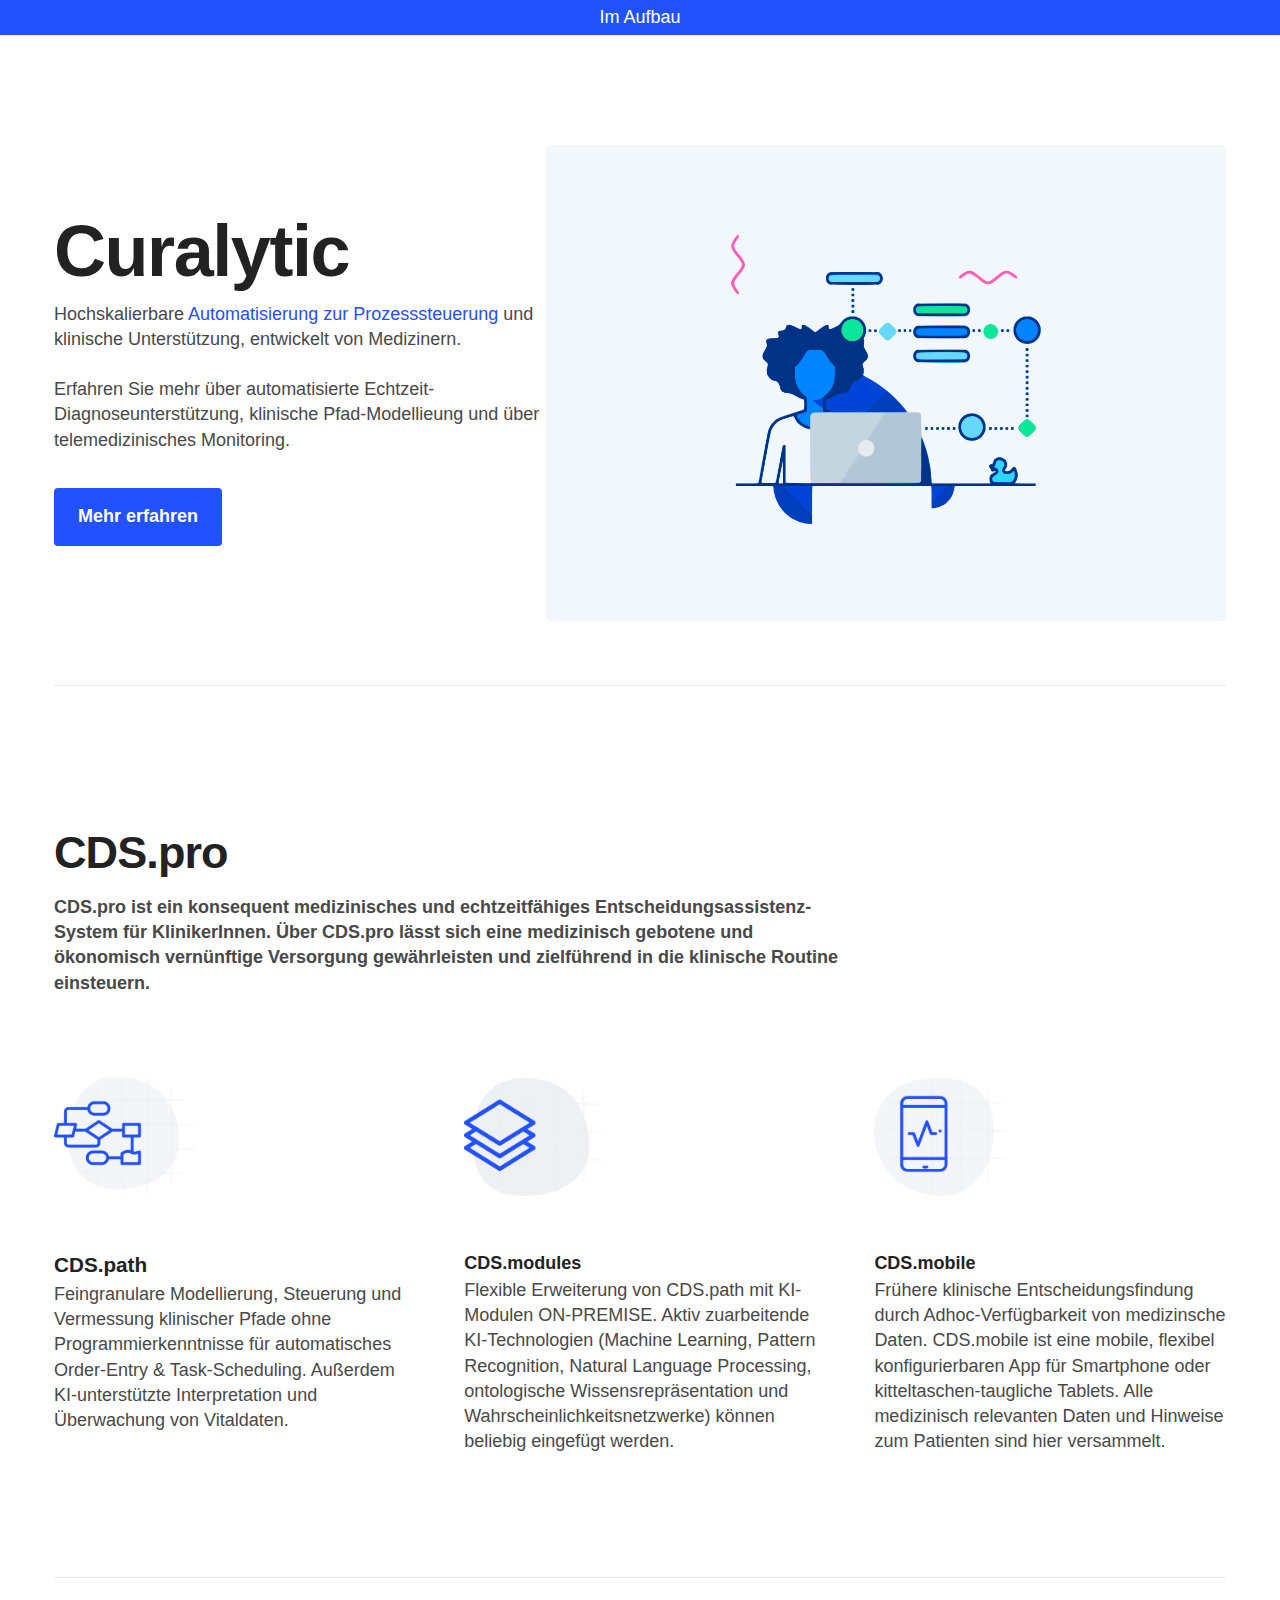
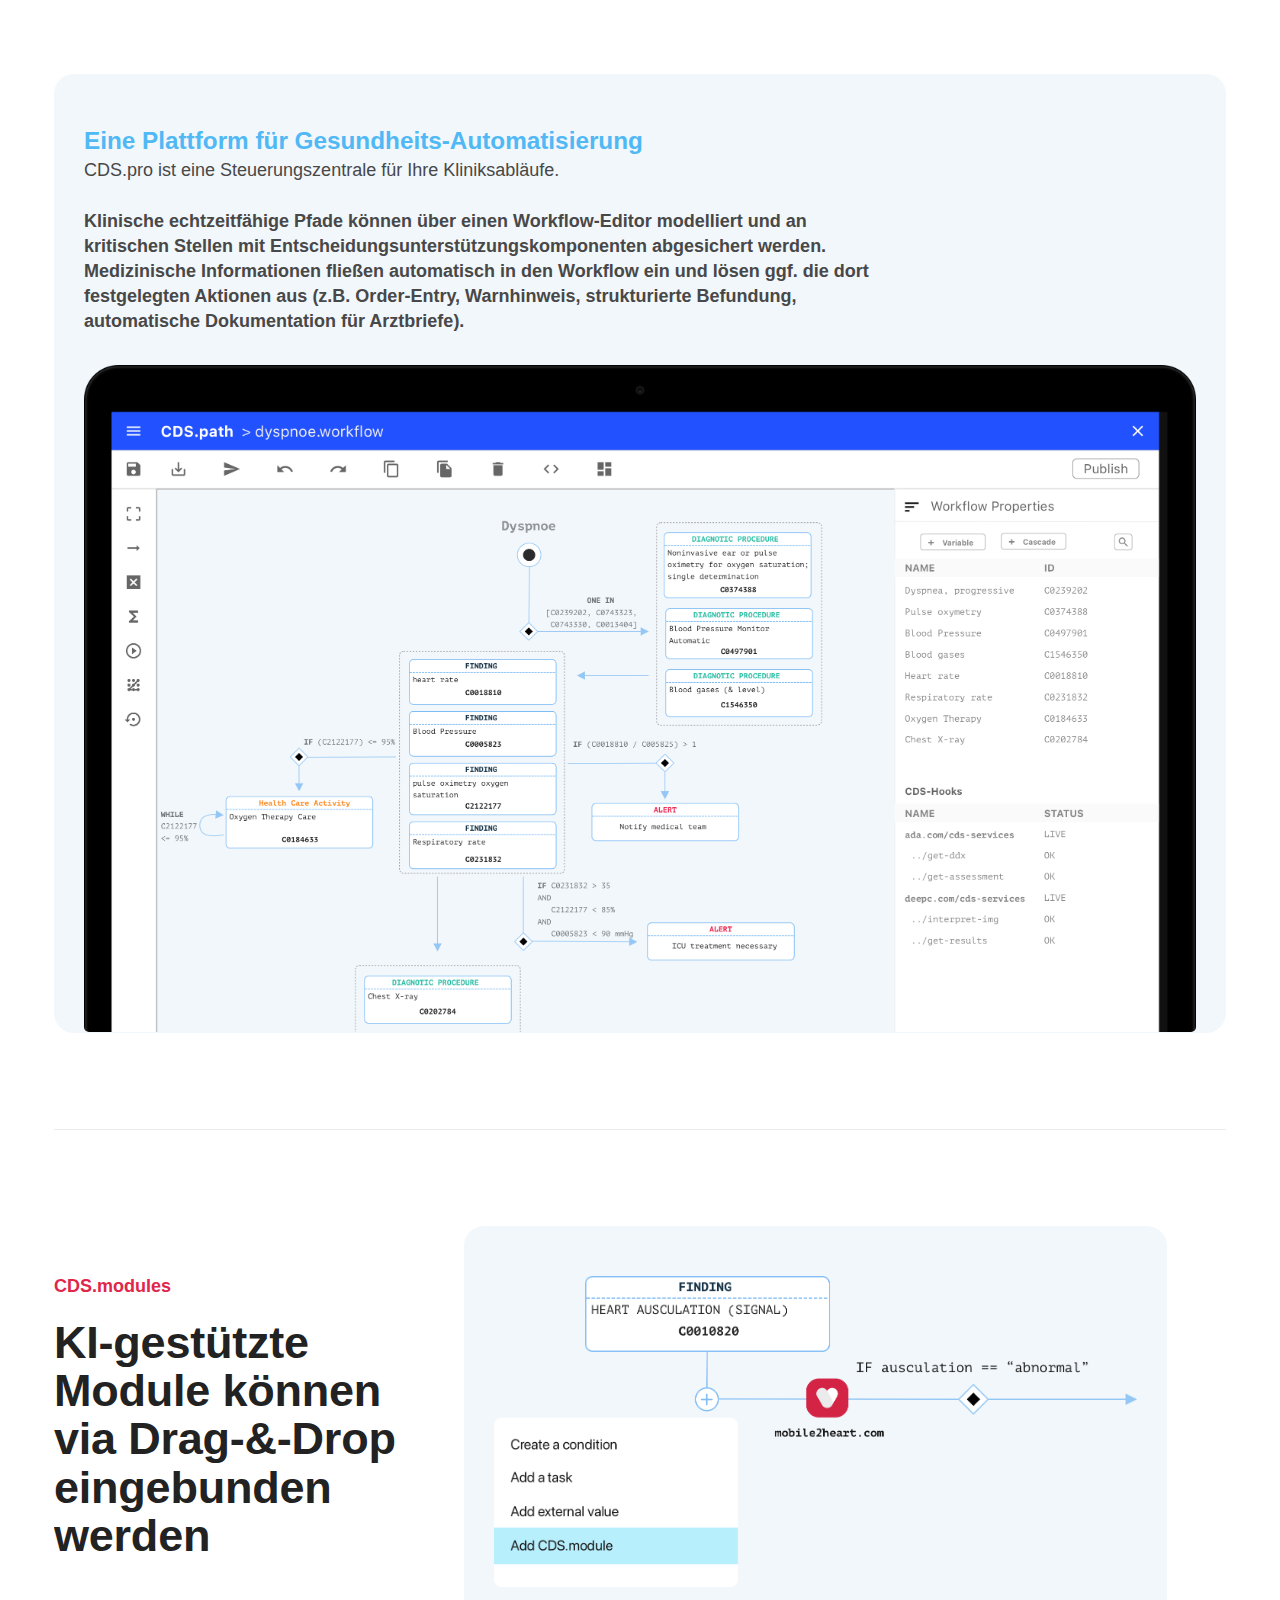
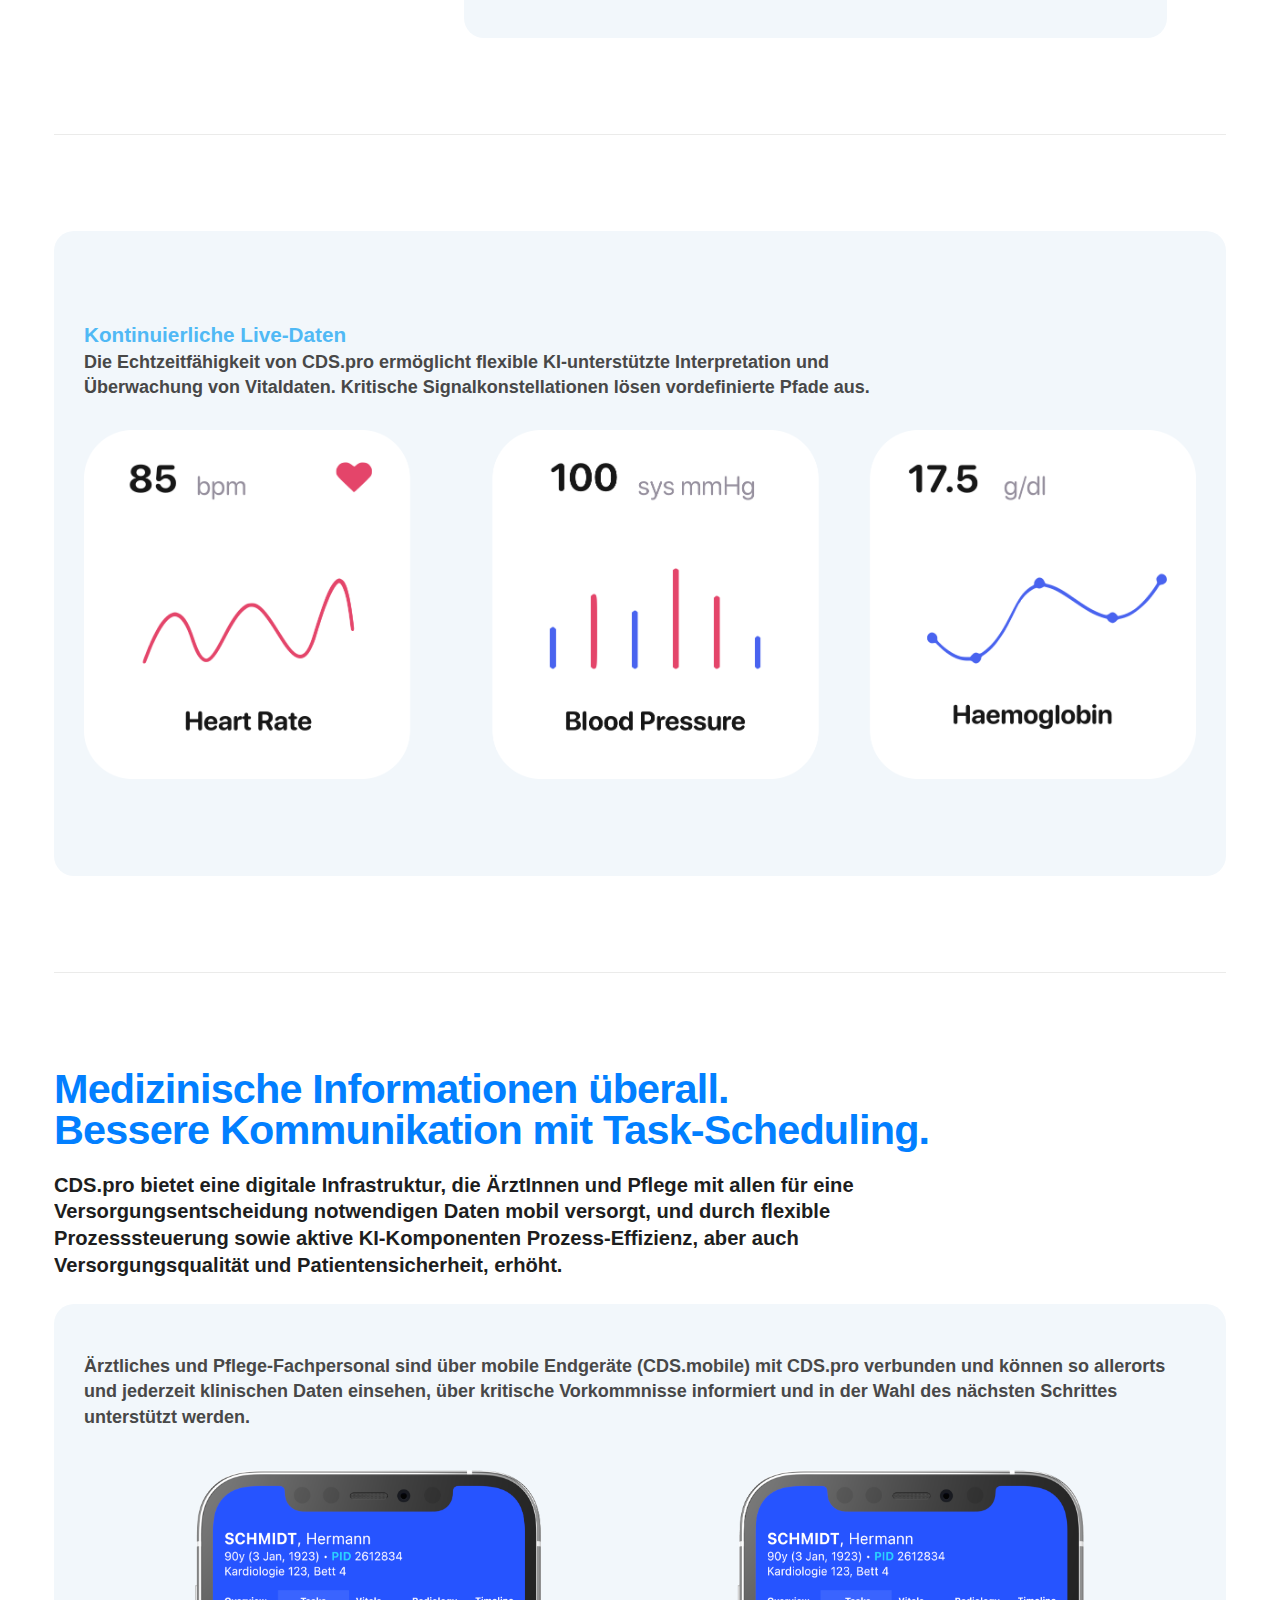
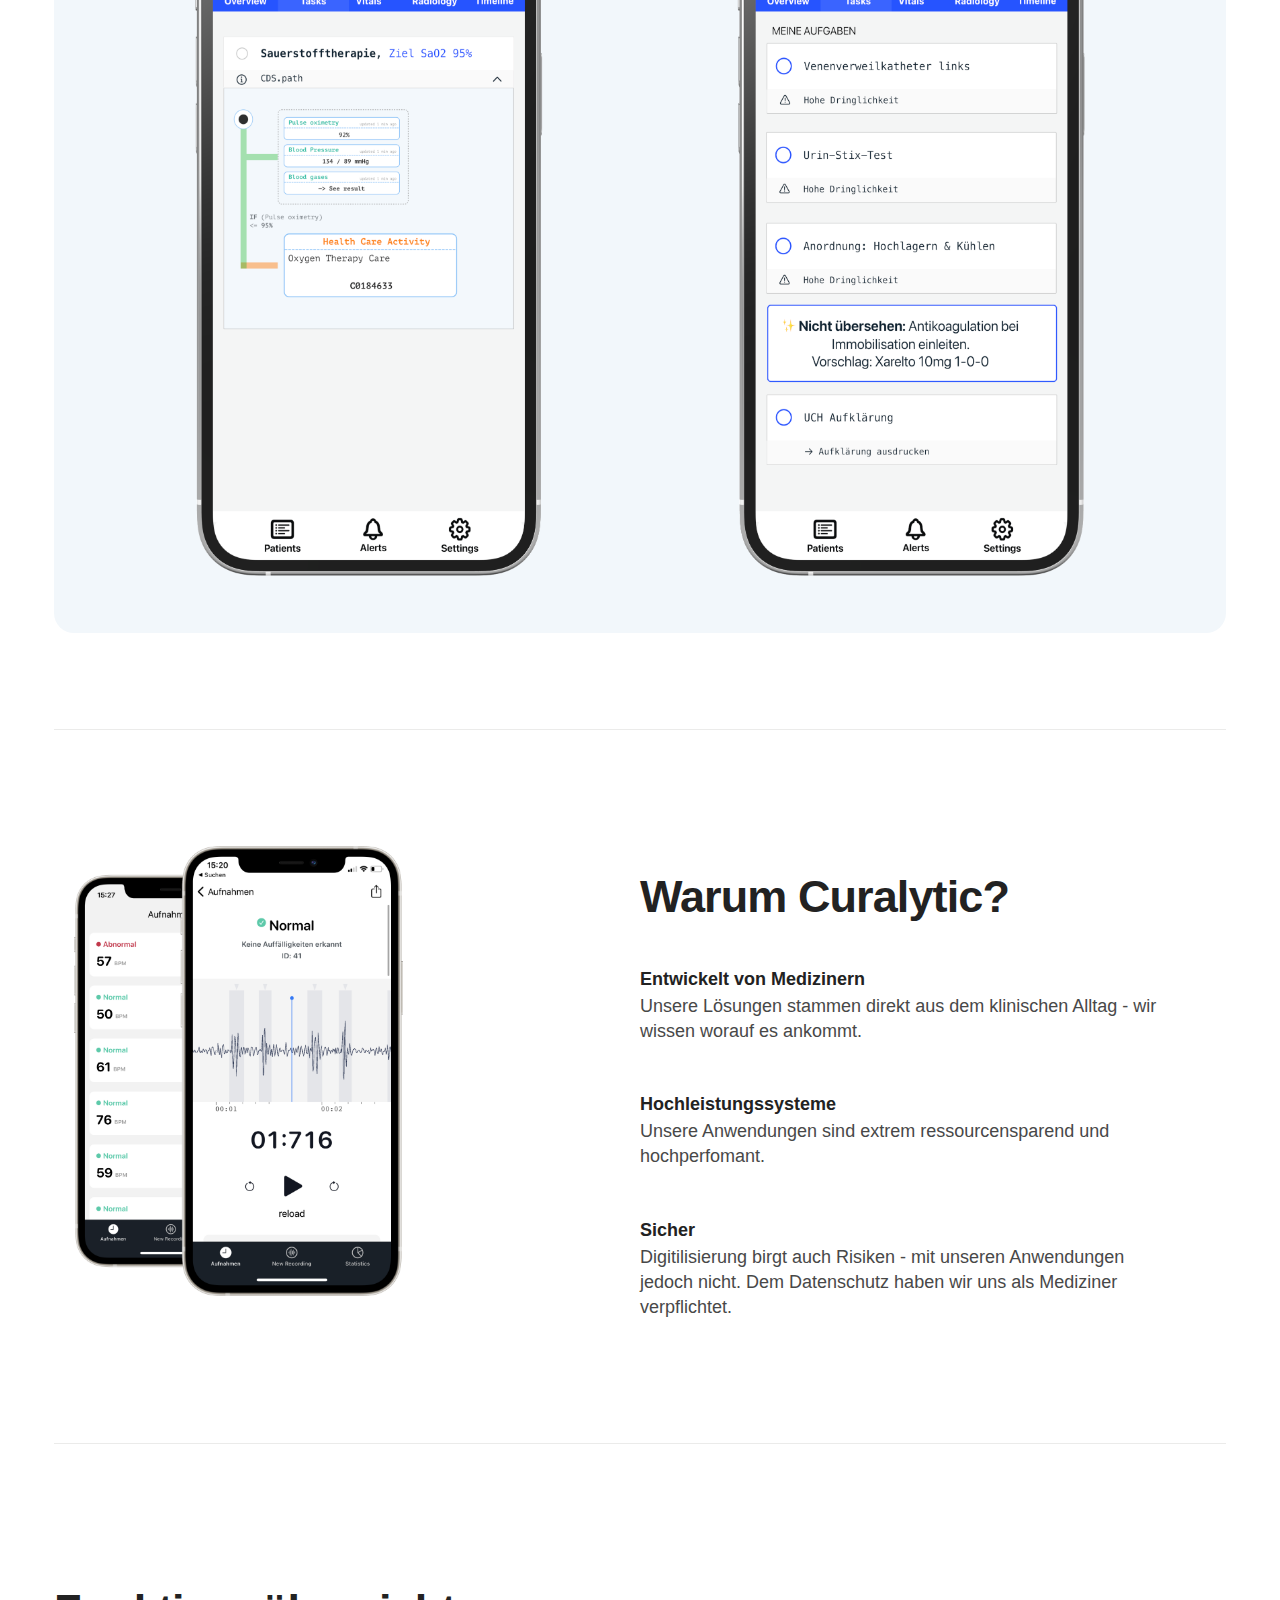
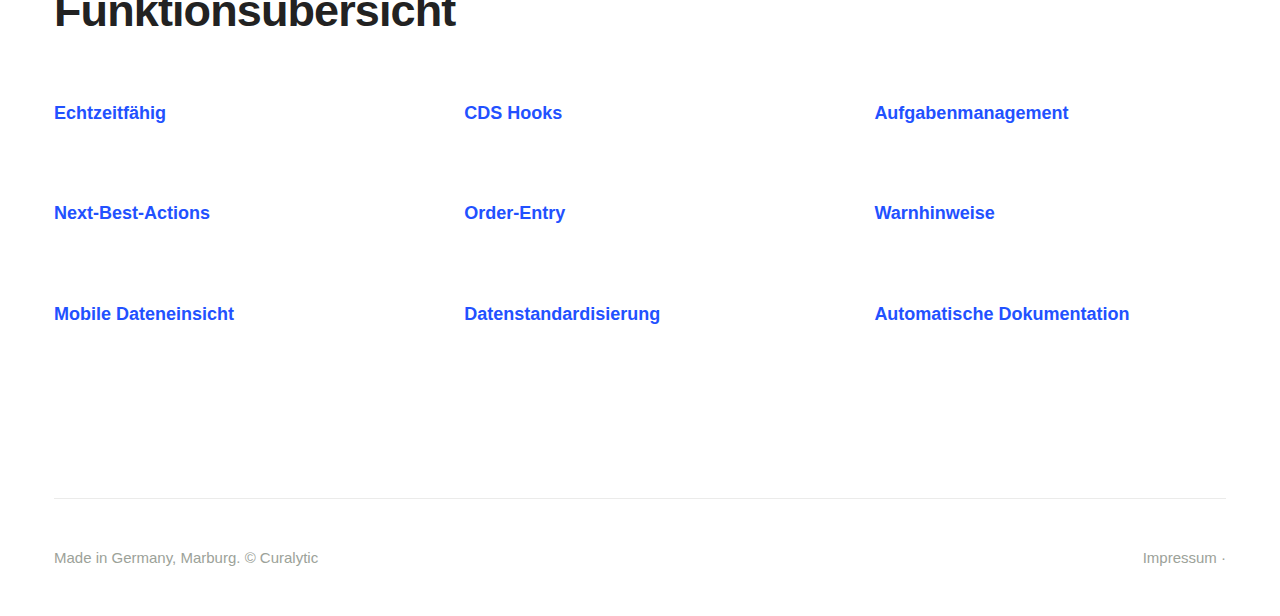
<file: index.html>
<!DOCTYPE html>
<html class="no-js" lang="de">
  <head>
    <meta charset="utf-8">
    <meta http-equiv="X-UA-Compatible" content="IE=edge,chrome=1">
    <title>Curalytic</title>
    <meta name="description" content="Curalytic - Künstliche Intelligenz in der Medizin">
    <meta name="viewport" content="width=device-width">
    <link href="static/images/favicon.ico" rel="shortcut icon">
    <link rel="stylesheet" href="main.css">
    <meta property="og:site_name" content="Curalytic">
    <meta property="og:type" content="article">
    <meta property="og:title" content="Curalytic">
    <meta property="og:url" content="http://curalytic.de">
    <meta property="og:description" content="Curalytic - Künstliche Intelligenz in der Medizin">
  </head>

  <body style="background-color: #ffffff;">

    <div 
      style="background-color: #2252fe; width: 100%; text-align: center; color: #ffffff; padding-bottom: 5px; padding-top: 5px;">
      Im Aufbau
    </div>

    <article id="wrapper">
      <header>
          <figure id="clinicalText">
            <div style="margin: 0 auto; text-align: center; padding: 90px 30px 90px 30px;">
              <img src="assets/img/LOGIC_ANIMATION.png" width="50%" height="50%"/>
            </div>
          </figure>
          <div id="content">
            <h1>Curalytic</h1>
            <p>Hochskalierbare <span style="color: #2251FF">Automatisierung zur Prozesssteuerung</span> und klinische Unterstützung, entwickelt von Medizinern.
            <br/><br/>
            Erfahren Sie mehr über automatisierte Echtzeit-Diagnoseunterstützung, klinische Pfad-Modellieung und über telemedizinisches Monitoring.</p>
            <p><a href="#get-started" class="btn" style="margin-right:24px;">Mehr erfahren</a></p>
          </div>
      </header>

      <section id="get-started">
        <h2 style="margin-bottom: 20px;">CDS.pro</h2>
        <div style="margin-bottom: 80px;font-weight: 600; max-width: 800px;">
          <p>CDS.pro ist ein konsequent medizinisches und echtzeitfähiges Entscheidungsassistenz-System für KlinikerInnen. Über CDS.pro lässt sich eine medizinisch gebotene und ökonomisch vernünftige Versorgung gewährleisten und zielführend in die klinische Routine einsteuern.</p>
        </div>
        <div class="col one" id="content">
          <div>
            <img src="assets/img/flow-chart_mono_ICON.png" style="max-height:120px; height: 70%; width: auto;" />
          </div>
          <h3 style="font-size: 1.15em;">CDS.path</h3>
          <p>Feingranulare Modellierung, Steuerung und Vermessung klinischer Pfade ohne Programmierkenntnisse für automatisches Order-Entry & Task-Scheduling. Außerdem KI-unterstützte Interpretation und Überwachung von Vitaldaten.</p>
        </div>

        <div class="col one" id="content">
          <div>
            <img src="assets/img/modules_mono.png" style="max-height:120px; height: 70%; width: auto;" />
          </div>
          <h3>CDS.modules</h3>
          <p>Flexible Erweiterung von CDS.path mit KI-Modulen ON-PREMISE. Aktiv zuarbeitende KI-Technologien (Machine Learning, Pattern Recognition, Natural Language Processing, ontologische Wissensrepräsentation und Wahrscheinlichkeitsnetzwerke) können beliebig eingefügt werden.</p>
        </div>

        <div class="col one" id="content">
          <div>
            <img src="assets/img/smartphone_mono.png" style="max-height:120px; height: 70%; width: auto;" />
          </div>
          <h3>CDS.mobile</h3>
          <p>Frühere klinische Entscheidungsfindung durch Adhoc-Verfügbarkeit von medizinsche Daten. CDS.mobile ist eine mobile, flexibel konfigurierbaren App für Smartphone oder kitteltaschen-taugliche Tablets. Alle medizinisch relevanten Daten und Hinweise zum Patienten sind hier versammelt.</p>
        </div>

      </section>

      <section>
        <div style="background-color: #F2F7FB; border-radius: 20px; padding: 50px 30px 0px 30px;">
          <h3 style="color: #50B9F5; font-size: 1.35em; margin: 0; padding-bottom: 0px">
            Eine Plattform für Gesundheits-Automatisierung
          </h3>
          <p>CDS.pro ist eine Steuerungszentrale für Ihre Kliniksabläufe.</p>
          <br />
          <p style="margin-bottom: 30px; max-width: 800px; font-weight: 600;">
            Klinische echtzeitfähige Pfade können über einen Workflow-Editor modelliert und an kritischen Stellen mit Entscheidungsunterstützungskomponenten abgesichert werden. Medizinische Informationen fließen automatisch in den Workflow ein und lösen ggf. die dort festgelegten Aktionen aus (z.B. Order-Entry, Warnhinweis, strukturierte Befundung, automatische Dokumentation für Arztbriefe).
          </p>
          <img src="assets/img/WORKFLOW_MACBOOK.png" width="100%" height="100%" style="margin-bottom: -6px;" />
        </div>
      </section>
  
     
      <section>
        <div class="col one">
          <h3 style="color:#E1264B; margin-bottom: 20px;">CDS.modules</h3>
          <h2 style="line-height: 1.07143;font-weight: 600;letter-spacing: -.005em; margin:0">
            KI-gestützte Module können via Drag-&-Drop eingebunden werden
          </h2>
        </div>
        <div class="col two" style="background-color: #F2F7FB; border-radius: 20px; padding: 50px 30px 50px 30px;">
          <img src="assets/img/CDS.modules_demo.png" width="100%" height="100%" style="margin-bottom: -6px;" />
        </div>
      </section>
  
      <section>
        <div style="background-color: #F2F7FB; border-radius: 20px; padding: 90px 30px 90px 30px;">
          <h3 style="color: #50B9F5; font-size: 1.15em; margin: 0;">Kontinuierliche Live-Daten</h3>
          <p style="margin-bottom: 30px; max-width: 800px; font-weight: 600;">
            Die Echtzeitfähigkeit von CDS.pro ermöglicht flexible KI-unterstützte Interpretation und Überwachung von Vitaldaten. Kritische Signalkonstellationen lösen vordefinierte Pfade aus.
          </p>
          <div>
            <img src="assets/img/LIVE_DATA.png"/>
          </div>
        </div>
      </section>

      <section>
        <div>
          <h2 style="font-size: 2.3em; color: #027fff; max-width: 900px; margin: 0;">
            Medizinische Informationen überall.
          </h2>
          <h2 style="font-size: 2.3em; color: #027fff; max-width: 900px; margin: 0; padding-bottom: 20px;">Bessere Kommunikation mit Task-Scheduling.</h2>
          <p style="font-weight: 600;  max-width: 800px; font-size: 1.12em; line-height: 1.33341; color:#1d1e20">
            CDS.pro bietet eine digitale Infrastruktur, die ÄrztInnen und Pflege mit allen für eine Versorgungsentscheidung notwendigen Daten mobil versorgt, und durch flexible Prozesssteuerung sowie aktive KI-Komponenten Prozess-Effizienz, aber auch Versorgungsqualität und Patientensicherheit, erhöht.
          </p>
          <br />
          <div style="background-color: #F2F7FB; border-radius: 20px; padding: 50px 30px 50px 30px;">
            <p style="font-weight: 600; padding-bottom: 40px">
              Ärztliches und Pflege-Fachpersonal sind über mobile Endgeräte (CDS.mobile) mit CDS.pro verbunden und können so allerorts und jederzeit klinischen Daten einsehen, über kritische Vorkommnisse informiert und in der Wahl des nächsten Schrittes unterstützt werden.
            </p>
            <div style="margin: 0 auto; text-align: center;">
              <img src="assets/img/NBA_TASKS.png" width="80%" height="80%" />
            </div>
            
          </div>
        </div>
      </section>


      <section>
        <div class="col">
          <div style="margin: 0 auto; padding: 20px">
            <img src="assets/img/m2h_white.png" style="max-height:450px; height: 70%; width: auto;"/>
          </div>
        </div>
        <div class="col" id="content">
          <h2>Warum Curalytic?</h2>
          <h3>Entwickelt von Medizinern</h3>
          <p>Unsere Lösungen stammen direkt aus dem klinischen Alltag - wir wissen worauf es ankommt.</p>

          <h3>Hochleistungssysteme</h3>
          <p>Unsere Anwendungen sind extrem ressourcensparend und hochperfomant.</p>

          <h3>Sicher</h3>
          <p>Digitilisierung birgt auch Risiken - mit unseren Anwendungen jedoch nicht. Dem Datenschutz haben wir uns als Mediziner verpflichtet.</p>

        </div>
      </section>

      <section id="get-started">
        <h2 style="margin-bottom: 20px;">Funktionsübersicht</h2>
        <div>
          <div class="col one" id="content">
            <h3 style="color: #2251FF">Echtzeitfähig</h3>
            <p></p>
          </div>

          <div class="col one" id="content">
            <h3 style="color: #2251FF">CDS Hooks</h3>
            <p></p>
          </div>

          <div class="col one" id="content">
            <h3 style="color: #2251FF">Aufgabenmanagement</h3>
            <p></p>
          </div>
        </div>
        <div>
          <div class="col one" id="content">
            <h3 style="color: #2251FF">Next-Best-Actions</h3>
            <p></p>
          </div>

          <div class="col one" id="content">
            
            <h3 style="color: #2251FF">Order-Entry</h3>
            <p></p>
          </div>

          <div class="col one" id="content">
            <h3 style="color: #2251FF">Warnhinweise</h3>
            <p></p>
          </div>
        </div>
        <div>
          <div class="col one" id="content">
            <h3 style="color: #2251FF">Mobile Dateneinsicht</h3>
            <p></p>
          </div>

          <div class="col one" id="content">
            
            <h3 style="color: #2251FF">Datenstandardisierung</h3>
            <p></p>
          </div>

          <div class="col one" id="content">
            <h3 style="color: #2251FF">Automatische Dokumentation</h3>
            <p></p>
          </div>
        </div>
      </section>

      
      <footer>
        <span>Made in Germany, Marburg. &copy; Curalytic </span>
        <nav>
          <a href="http://curalytic.de/impressum">Impressum</a> &middot;
        </nav>
      </footer>
    </article>
  </body>
</html>
</file>
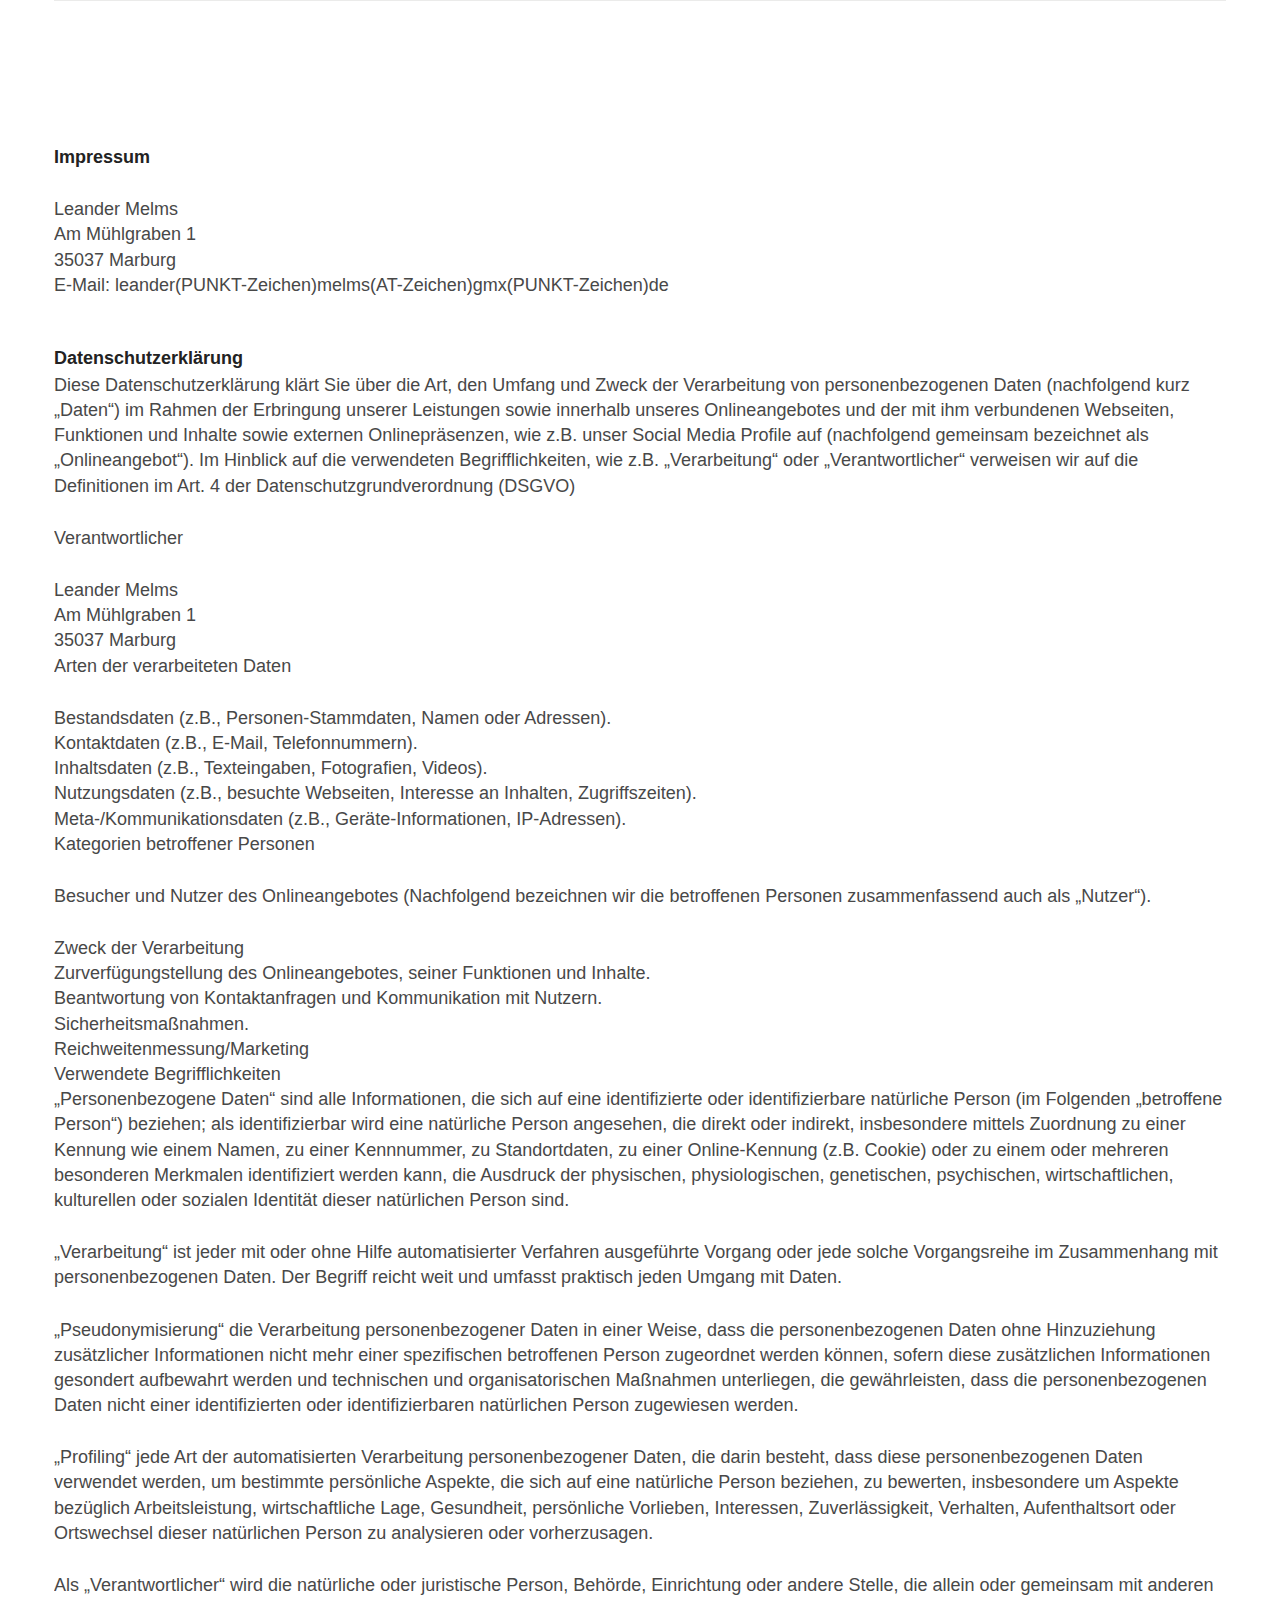
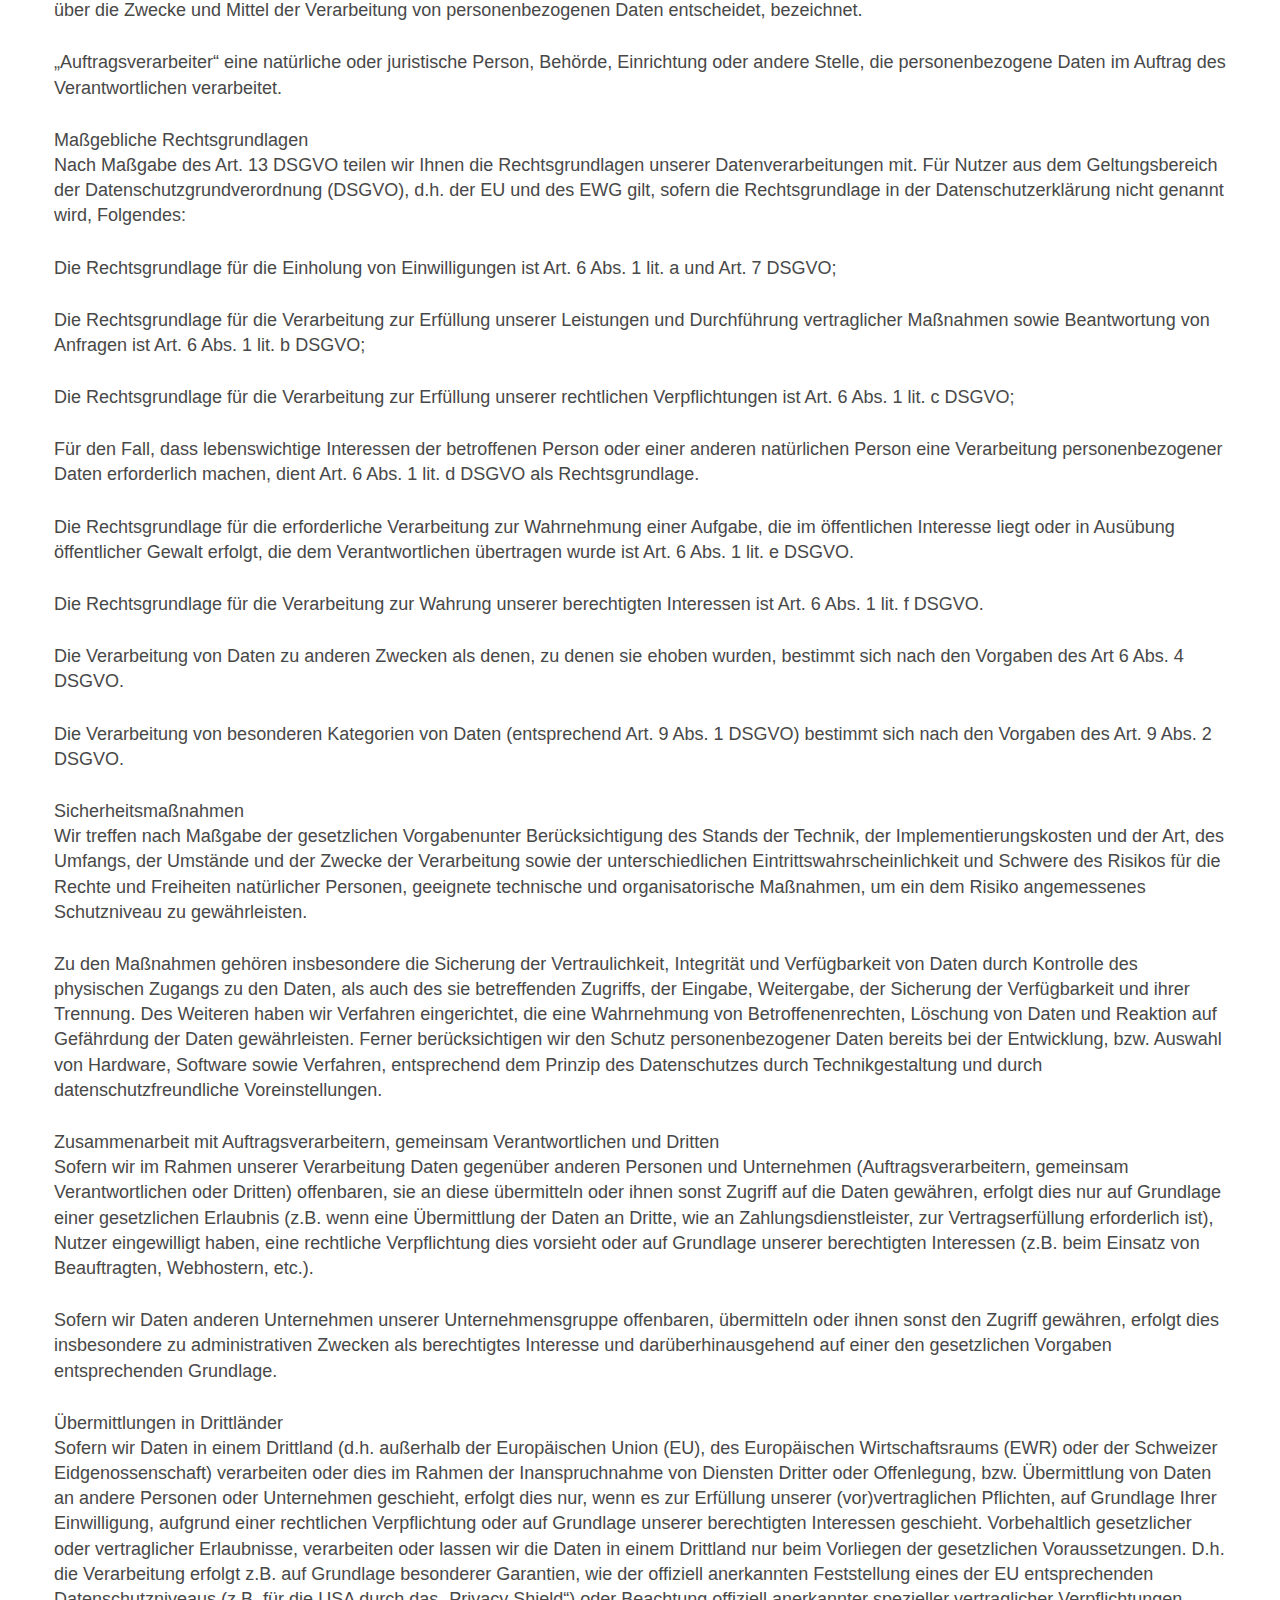
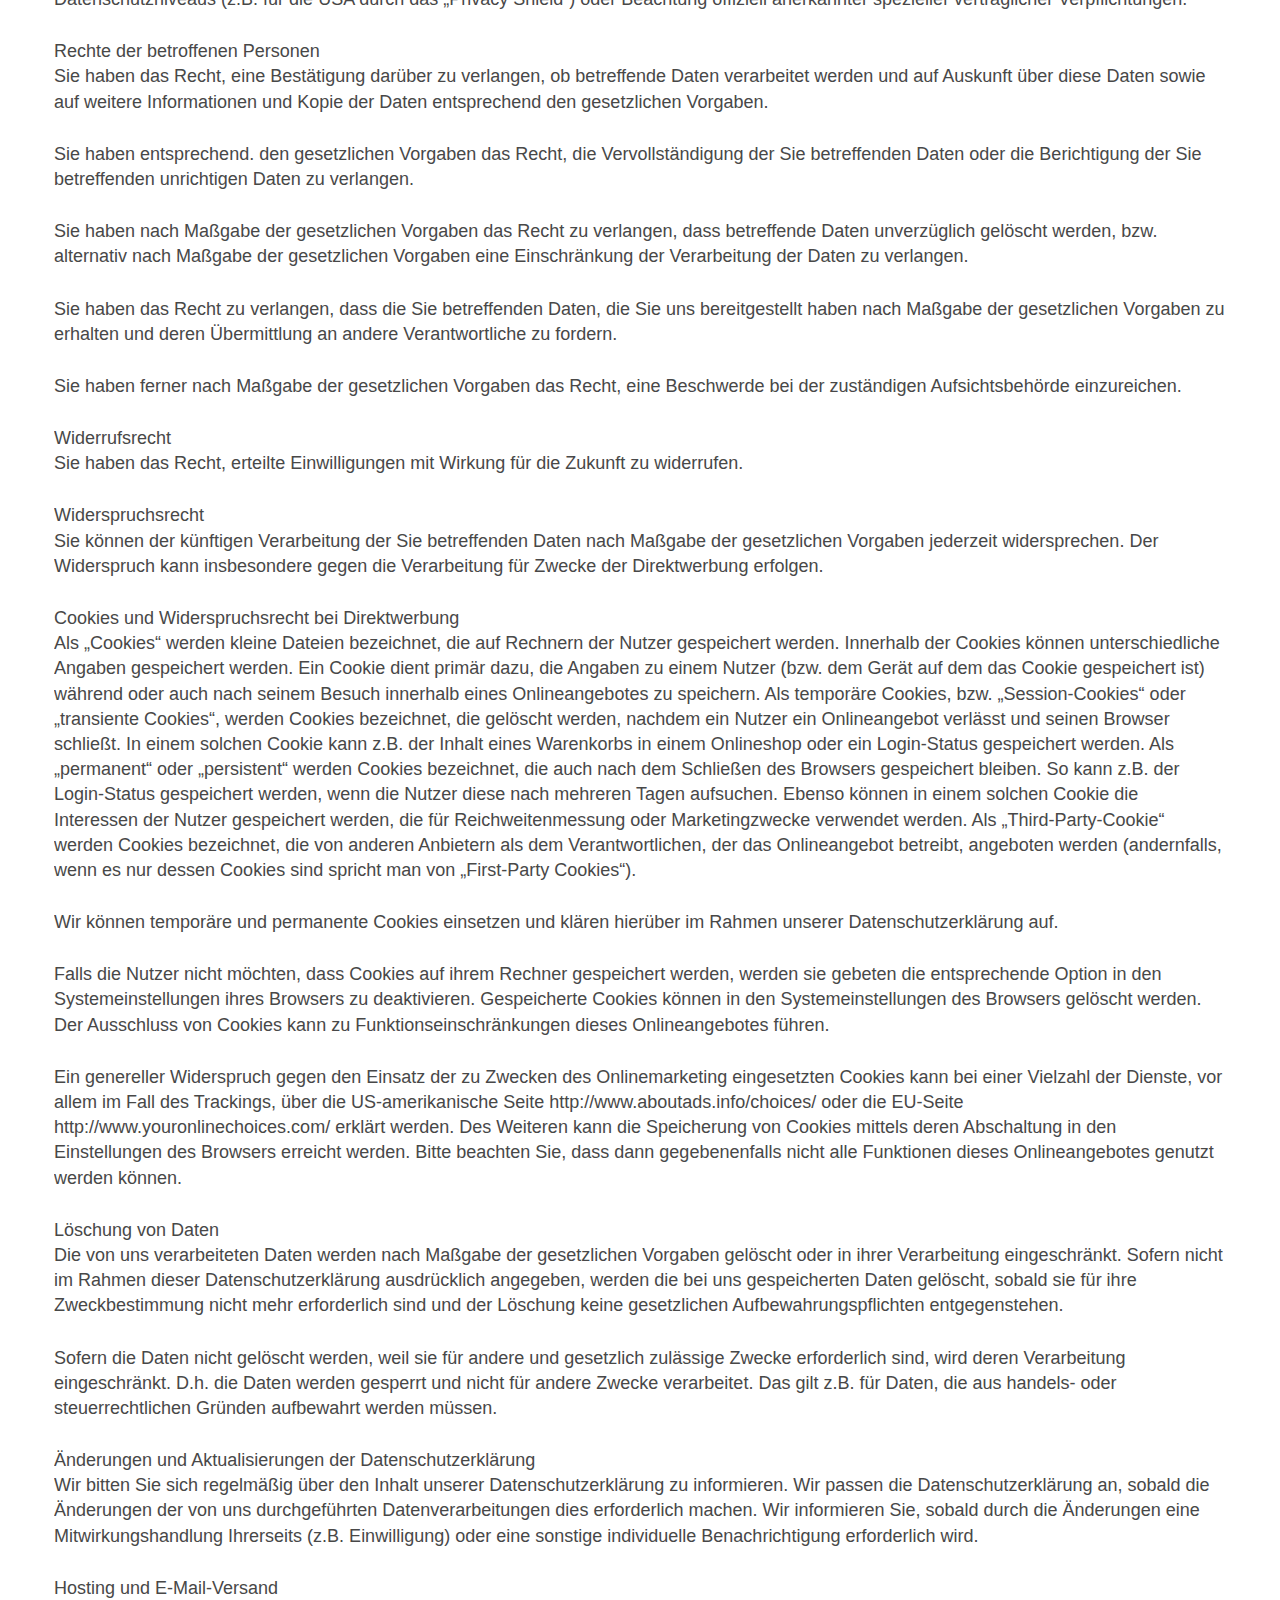
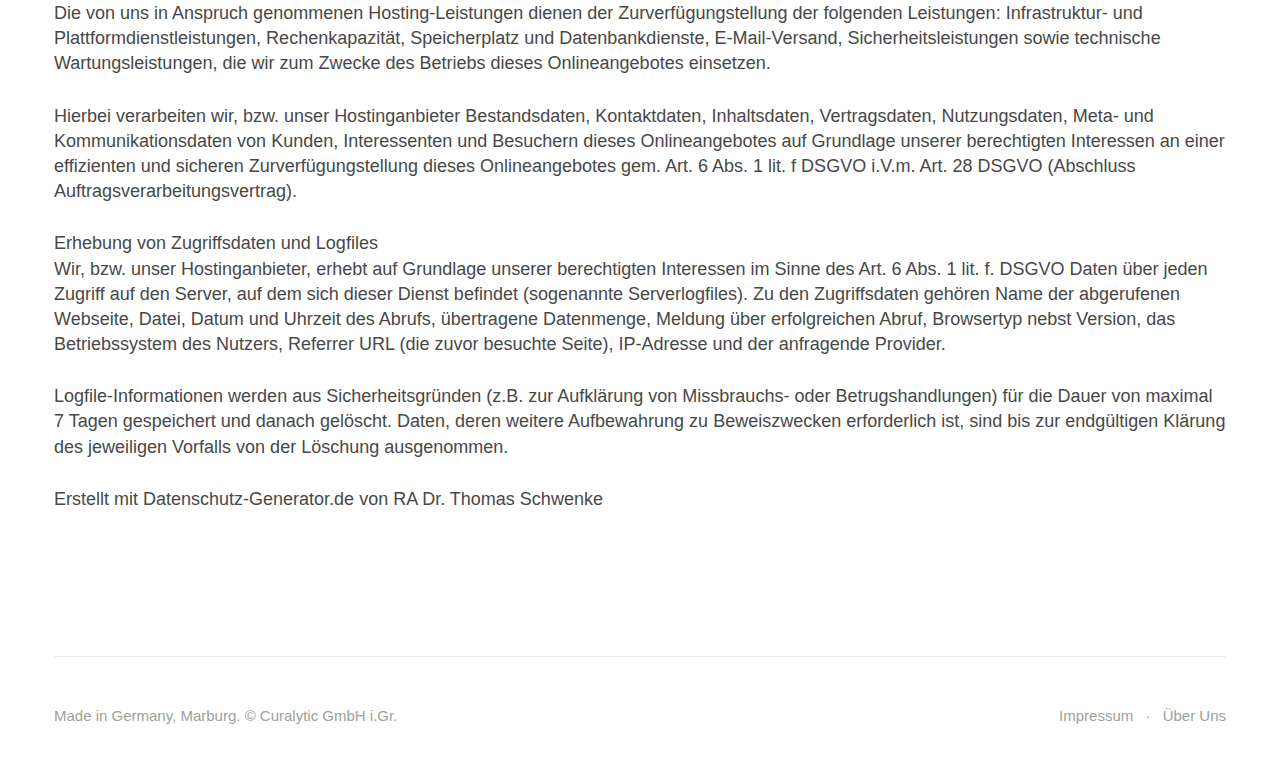
<file: impressum.html>
<!DOCTYPE html>
<html class="no-js" lang="de">
  <head>
    <meta charset="utf-8">
    <meta http-equiv="X-UA-Compatible" content="IE=edge,chrome=1">
    <title>Curalytic</title>
    <meta name="description" content="Curalytic - Künstliche Intelligenz in der Medizin">
    <meta name="viewport" content="width=device-width">
    <link href="static/images/favicon.ico" rel="shortcut icon">
    <link rel="stylesheet" href="main.css">
    <meta property="og:site_name" content="Curalytic">
    <meta property="og:type" content="article">
    <meta property="og:title" content="Curalytic">
    <meta property="og:url" content="http://curalytic.de">
    <meta property="og:description" content="Curalytic - Künstliche Intelligenz in der Medizin">
  </head>


  <article id="wrapper">
    <section>
      <div id="content">
        <h3>Impressum</h3>
        <p><Curalytic (curalytic.de) ist ein Angebot von der Privatperson</p>
        <ul>
            <li>Leander Melms</li>
            <li>Am Mühlgraben 1</li>
            <li>35037 Marburg</li>
            <li>E-Mail: leander(PUNKT-Zeichen)melms(AT-Zeichen)gmx(PUNKT-Zeichen)de</li>
        </ul>

        <h3>Datenschutzerklärung</h3>
        <p>Diese Datenschutzerklärung klärt Sie über die Art, den Umfang und Zweck der Verarbeitung von personenbezogenen Daten (nachfolgend kurz „Daten“) im Rahmen der Erbringung unserer Leistungen sowie innerhalb unseres Onlineangebotes und der mit ihm verbundenen Webseiten, Funktionen und Inhalte sowie externen Onlinepräsenzen, wie z.B. unser Social Media Profile auf (nachfolgend gemeinsam bezeichnet als „Onlineangebot“). Im Hinblick auf die verwendeten Begrifflichkeiten, wie z.B. „Verarbeitung“ oder „Verantwortlicher“ verweisen wir auf die Definitionen im Art. 4 der Datenschutzgrundverordnung (DSGVO)</p>
        <p>Verantwortlicher</p>
        <ul>
            <li>Leander Melms</li>
            <li>Am Mühlgraben 1</li>
            <li>35037 Marburg</li>
        </ul>

        <p>Arten der verarbeiteten Daten</p>
        <ul>
            <li>Bestandsdaten (z.B., Personen-Stammdaten, Namen oder Adressen).</li>
            <li>Kontaktdaten (z.B., E-Mail, Telefonnummern).</li>
            <li>Inhaltsdaten (z.B., Texteingaben, Fotografien, Videos).</li>
            <li>Nutzungsdaten (z.B., besuchte Webseiten, Interesse an Inhalten, Zugriffszeiten).</li>
            <li>Meta-/Kommunikationsdaten (z.B., Geräte-Informationen, IP-Adressen).</li>
        </ul>

        <p>Kategorien betroffener Personen</p>
        <p>Besucher und Nutzer des Onlineangebotes (Nachfolgend bezeichnen wir die betroffenen Personen zusammenfassend auch als „Nutzer“).</p>

        <h4>Zweck der Verarbeitung</h4>
        <ul>
            <li>Zurverfügungstellung des Onlineangebotes, seiner Funktionen und Inhalte.</li>
            <li>Beantwortung von Kontaktanfragen und Kommunikation mit Nutzern.</li>
            <li>Sicherheitsmaßnahmen.</li>
            <li>Reichweitenmessung/Marketing</li>
        </ul>

        <h4>Verwendete Begrifflichkeiten</h4>
        <p>„Personenbezogene Daten“ sind alle Informationen, die sich auf eine identifizierte oder identifizierbare natürliche Person (im Folgenden „betroffene Person“) beziehen; als identifizierbar wird eine natürliche Person angesehen, die direkt oder indirekt, insbesondere mittels Zuordnung zu einer Kennung wie einem Namen, zu einer Kennnummer, zu Standortdaten, zu einer Online-Kennung (z.B. Cookie) oder zu einem oder mehreren besonderen Merkmalen identifiziert werden kann, die Ausdruck der physischen, physiologischen, genetischen, psychischen, wirtschaftlichen, kulturellen oder sozialen Identität dieser natürlichen Person sind.</p>

        <p>„Verarbeitung“ ist jeder mit oder ohne Hilfe automatisierter Verfahren ausgeführte Vorgang oder jede solche Vorgangsreihe im Zusammenhang mit personenbezogenen Daten. Der Begriff reicht weit und umfasst praktisch jeden Umgang mit Daten.</p>

        <p>„Pseudonymisierung“ die Verarbeitung personenbezogener Daten in einer Weise, dass die personenbezogenen Daten ohne Hinzuziehung zusätzlicher Informationen nicht mehr einer spezifischen betroffenen Person zugeordnet werden können, sofern diese zusätzlichen Informationen gesondert aufbewahrt werden und technischen und organisatorischen Maßnahmen unterliegen, die gewährleisten, dass die personenbezogenen Daten nicht einer identifizierten oder identifizierbaren natürlichen Person zugewiesen werden.</p>

        <p></p>„Profiling“ jede Art der automatisierten Verarbeitung personenbezogener Daten, die darin besteht, dass diese personenbezogenen Daten verwendet werden, um bestimmte persönliche Aspekte, die sich auf eine natürliche Person beziehen, zu bewerten, insbesondere um Aspekte bezüglich Arbeitsleistung, wirtschaftliche Lage, Gesundheit, persönliche Vorlieben, Interessen, Zuverlässigkeit, Verhalten, Aufenthaltsort oder Ortswechsel dieser natürlichen Person zu analysieren oder vorherzusagen.</p>

        <p>Als „Verantwortlicher“ wird die natürliche oder juristische Person, Behörde, Einrichtung oder andere Stelle, die allein oder gemeinsam mit anderen über die Zwecke und Mittel der Verarbeitung von personenbezogenen Daten entscheidet, bezeichnet.</p>

        <p>„Auftragsverarbeiter“ eine natürliche oder juristische Person, Behörde, Einrichtung oder andere Stelle, die personenbezogene Daten im Auftrag des Verantwortlichen verarbeitet.</p>

        <h4>Maßgebliche Rechtsgrundlagen</h4>
        <p>Nach Maßgabe des Art. 13 DSGVO teilen wir Ihnen die Rechtsgrundlagen unserer Datenverarbeitungen mit. Für Nutzer aus dem Geltungsbereich der Datenschutzgrundverordnung (DSGVO), d.h. der EU und des EWG gilt, sofern die Rechtsgrundlage in der Datenschutzerklärung nicht genannt wird, Folgendes:</p>
        <p>Die Rechtsgrundlage für die Einholung von Einwilligungen ist Art. 6 Abs. 1 lit. a und Art. 7 DSGVO;</p>
        <p>Die Rechtsgrundlage für die Verarbeitung zur Erfüllung unserer Leistungen und Durchführung vertraglicher Maßnahmen sowie Beantwortung von Anfragen ist Art. 6 Abs. 1 lit. b DSGVO;</p>
        <p>Die Rechtsgrundlage für die Verarbeitung zur Erfüllung unserer rechtlichen Verpflichtungen ist Art. 6 Abs. 1 lit. c DSGVO;</p>
        <p>Für den Fall, dass lebenswichtige Interessen der betroffenen Person oder einer anderen natürlichen Person eine Verarbeitung personenbezogener Daten erforderlich machen, dient Art. 6 Abs. 1 lit. d DSGVO als Rechtsgrundlage.</p>
        <p>Die Rechtsgrundlage für die erforderliche Verarbeitung zur Wahrnehmung einer Aufgabe, die im öffentlichen Interesse liegt oder in Ausübung öffentlicher Gewalt erfolgt, die dem Verantwortlichen übertragen wurde ist Art. 6 Abs. 1 lit. e DSGVO.</p>
        <p>Die Rechtsgrundlage für die Verarbeitung zur Wahrung unserer berechtigten Interessen ist Art. 6 Abs. 1 lit. f DSGVO.</p>
        <p>Die Verarbeitung von Daten zu anderen Zwecken als denen, zu denen sie ehoben wurden, bestimmt sich nach den Vorgaben des Art 6 Abs. 4 DSGVO.</p>
        <p>Die Verarbeitung von besonderen Kategorien von Daten (entsprechend Art. 9 Abs. 1 DSGVO) bestimmt sich nach den Vorgaben des Art. 9 Abs. 2 DSGVO.</p>

        <h4>Sicherheitsmaßnahmen</h4>
        <p>Wir treffen nach Maßgabe der gesetzlichen Vorgabenunter Berücksichtigung des Stands der Technik, der Implementierungskosten und der Art, des Umfangs, der Umstände und der Zwecke der Verarbeitung sowie der unterschiedlichen Eintrittswahrscheinlichkeit und Schwere des Risikos für die Rechte und Freiheiten natürlicher Personen, geeignete technische und organisatorische Maßnahmen, um ein dem Risiko angemessenes Schutzniveau zu gewährleisten.</p>

        <p>Zu den Maßnahmen gehören insbesondere die Sicherung der Vertraulichkeit, Integrität und Verfügbarkeit von Daten durch Kontrolle des physischen Zugangs zu den Daten, als auch des sie betreffenden Zugriffs, der Eingabe, Weitergabe, der Sicherung der Verfügbarkeit und ihrer Trennung. Des Weiteren haben wir Verfahren eingerichtet, die eine Wahrnehmung von Betroffenenrechten, Löschung von Daten und Reaktion auf Gefährdung der Daten gewährleisten. Ferner berücksichtigen wir den Schutz personenbezogener Daten bereits bei der Entwicklung, bzw. Auswahl von Hardware, Software sowie Verfahren, entsprechend dem Prinzip des Datenschutzes durch Technikgestaltung und durch datenschutzfreundliche Voreinstellungen.</p>

        <h4>Zusammenarbeit mit Auftragsverarbeitern, gemeinsam Verantwortlichen und Dritten</h4>
        <p>Sofern wir im Rahmen unserer Verarbeitung Daten gegenüber anderen Personen und Unternehmen (Auftragsverarbeitern, gemeinsam Verantwortlichen oder Dritten) offenbaren, sie an diese übermitteln oder ihnen sonst Zugriff auf die Daten gewähren, erfolgt dies nur auf Grundlage einer gesetzlichen Erlaubnis (z.B. wenn eine Übermittlung der Daten an Dritte, wie an Zahlungsdienstleister, zur Vertragserfüllung erforderlich ist), Nutzer eingewilligt haben, eine rechtliche Verpflichtung dies vorsieht oder auf Grundlage unserer berechtigten Interessen (z.B. beim Einsatz von Beauftragten, Webhostern, etc.).</p>

        <p>Sofern wir Daten anderen Unternehmen unserer Unternehmensgruppe offenbaren, übermitteln oder ihnen sonst den Zugriff gewähren, erfolgt dies insbesondere zu administrativen Zwecken als berechtigtes Interesse und darüberhinausgehend auf einer den gesetzlichen Vorgaben entsprechenden Grundlage.</p>

        <h4>Übermittlungen in Drittländer</h4>
        <p>Sofern wir Daten in einem Drittland (d.h. außerhalb der Europäischen Union (EU), des Europäischen Wirtschaftsraums (EWR) oder der Schweizer Eidgenossenschaft) verarbeiten oder dies im Rahmen der Inanspruchnahme von Diensten Dritter oder Offenlegung, bzw. Übermittlung von Daten an andere Personen oder Unternehmen geschieht, erfolgt dies nur, wenn es zur Erfüllung unserer (vor)vertraglichen Pflichten, auf Grundlage Ihrer Einwilligung, aufgrund einer rechtlichen Verpflichtung oder auf Grundlage unserer berechtigten Interessen geschieht. Vorbehaltlich gesetzlicher oder vertraglicher Erlaubnisse, verarbeiten oder lassen wir die Daten in einem Drittland nur beim Vorliegen der gesetzlichen Voraussetzungen. D.h. die Verarbeitung erfolgt z.B. auf Grundlage besonderer Garantien, wie der offiziell anerkannten Feststellung eines der EU entsprechenden Datenschutzniveaus (z.B. für die USA durch das „Privacy Shield“) oder Beachtung offiziell anerkannter spezieller vertraglicher Verpflichtungen.</p>

        <h4>Rechte der betroffenen Personen</h4>
        <p>Sie haben das Recht, eine Bestätigung darüber zu verlangen, ob betreffende Daten verarbeitet werden und auf Auskunft über diese Daten sowie auf weitere Informationen und Kopie der Daten entsprechend den gesetzlichen Vorgaben.</p>

        <p>Sie haben entsprechend. den gesetzlichen Vorgaben das Recht, die Vervollständigung der Sie betreffenden Daten oder die Berichtigung der Sie betreffenden unrichtigen Daten zu verlangen.</p>

        <p>Sie haben nach Maßgabe der gesetzlichen Vorgaben das Recht zu verlangen, dass betreffende Daten unverzüglich gelöscht werden, bzw. alternativ nach Maßgabe der gesetzlichen Vorgaben eine Einschränkung der Verarbeitung der Daten zu verlangen.</p>

        <p>Sie haben das Recht zu verlangen, dass die Sie betreffenden Daten, die Sie uns bereitgestellt haben nach Maßgabe der gesetzlichen Vorgaben zu erhalten und deren Übermittlung an andere Verantwortliche zu fordern.</p>

        <p>Sie haben ferner nach Maßgabe der gesetzlichen Vorgaben das Recht, eine Beschwerde bei der zuständigen Aufsichtsbehörde einzureichen.</p>

        <h4>Widerrufsrecht</h4>
        <p>Sie haben das Recht, erteilte Einwilligungen mit Wirkung für die Zukunft zu widerrufen.</p>

        <h4>Widerspruchsrecht</h4>
        <p>Sie können der künftigen Verarbeitung der Sie betreffenden Daten nach Maßgabe der gesetzlichen Vorgaben jederzeit widersprechen. Der Widerspruch kann insbesondere gegen die Verarbeitung für Zwecke der Direktwerbung erfolgen.</p>

        <h4>Cookies und Widerspruchsrecht bei Direktwerbung</h4>
        <p>Als „Cookies“ werden kleine Dateien bezeichnet, die auf Rechnern der Nutzer gespeichert werden. Innerhalb der Cookies können unterschiedliche Angaben gespeichert werden. Ein Cookie dient primär dazu, die Angaben zu einem Nutzer (bzw. dem Gerät auf dem das Cookie gespeichert ist) während oder auch nach seinem Besuch innerhalb eines Onlineangebotes zu speichern. Als temporäre Cookies, bzw. „Session-Cookies“ oder „transiente Cookies“, werden Cookies bezeichnet, die gelöscht werden, nachdem ein Nutzer ein Onlineangebot verlässt und seinen Browser schließt. In einem solchen Cookie kann z.B. der Inhalt eines Warenkorbs in einem Onlineshop oder ein Login-Status gespeichert werden. Als „permanent“ oder „persistent“ werden Cookies bezeichnet, die auch nach dem Schließen des Browsers gespeichert bleiben. So kann z.B. der Login-Status gespeichert werden, wenn die Nutzer diese nach mehreren Tagen aufsuchen. Ebenso können in einem solchen Cookie die Interessen der Nutzer gespeichert werden, die für Reichweitenmessung oder Marketingzwecke verwendet werden. Als „Third-Party-Cookie“ werden Cookies bezeichnet, die von anderen Anbietern als dem Verantwortlichen, der das Onlineangebot betreibt, angeboten werden (andernfalls, wenn es nur dessen Cookies sind spricht man von „First-Party Cookies“).</p>

        <p>Wir können temporäre und permanente Cookies einsetzen und klären hierüber im Rahmen unserer Datenschutzerklärung auf.</p>

        <p>Falls die Nutzer nicht möchten, dass Cookies auf ihrem Rechner gespeichert werden, werden sie gebeten die entsprechende Option in den Systemeinstellungen ihres Browsers zu deaktivieren. Gespeicherte Cookies können in den Systemeinstellungen des Browsers gelöscht werden. Der Ausschluss von Cookies kann zu Funktionseinschränkungen dieses Onlineangebotes führen.</p>

        <p>Ein genereller Widerspruch gegen den Einsatz der zu Zwecken des Onlinemarketing eingesetzten Cookies kann bei einer Vielzahl der Dienste, vor allem im Fall des Trackings, über die US-amerikanische Seite http://www.aboutads.info/choices/ oder die EU-Seite http://www.youronlinechoices.com/ erklärt werden. Des Weiteren kann die Speicherung von Cookies mittels deren Abschaltung in den Einstellungen des Browsers erreicht werden. Bitte beachten Sie, dass dann gegebenenfalls nicht alle Funktionen dieses Onlineangebotes genutzt werden können.</p>

        <h4>Löschung von Daten</h4>
        <p>Die von uns verarbeiteten Daten werden nach Maßgabe der gesetzlichen Vorgaben gelöscht oder in ihrer Verarbeitung eingeschränkt. Sofern nicht im Rahmen dieser Datenschutzerklärung ausdrücklich angegeben, werden die bei uns gespeicherten Daten gelöscht, sobald sie für ihre Zweckbestimmung nicht mehr erforderlich sind und der Löschung keine gesetzlichen Aufbewahrungspflichten entgegenstehen.</p>

        <p>Sofern die Daten nicht gelöscht werden, weil sie für andere und gesetzlich zulässige Zwecke erforderlich sind, wird deren Verarbeitung eingeschränkt. D.h. die Daten werden gesperrt und nicht für andere Zwecke verarbeitet. Das gilt z.B. für Daten, die aus handels- oder steuerrechtlichen Gründen aufbewahrt werden müssen.</p>

        <h4>Änderungen und Aktualisierungen der Datenschutzerklärung</h4>
        <p>Wir bitten Sie sich regelmäßig über den Inhalt unserer Datenschutzerklärung zu informieren. Wir passen die Datenschutzerklärung an, sobald die Änderungen der von uns durchgeführten Datenverarbeitungen dies erforderlich machen. Wir informieren Sie, sobald durch die Änderungen eine Mitwirkungshandlung Ihrerseits (z.B. Einwilligung) oder eine sonstige individuelle Benachrichtigung erforderlich wird.</p>

        <h4>Hosting und E-Mail-Versand</h4>
        <p>Die von uns in Anspruch genommenen Hosting-Leistungen dienen der Zurverfügungstellung der folgenden Leistungen: Infrastruktur- und Plattformdienstleistungen, Rechenkapazität, Speicherplatz und Datenbankdienste, E-Mail-Versand, Sicherheitsleistungen sowie technische Wartungsleistungen, die wir zum Zwecke des Betriebs dieses Onlineangebotes einsetzen.</p>

        <p>Hierbei verarbeiten wir, bzw. unser Hostinganbieter Bestandsdaten, Kontaktdaten, Inhaltsdaten, Vertragsdaten, Nutzungsdaten, Meta- und Kommunikationsdaten von Kunden, Interessenten und Besuchern dieses Onlineangebotes auf Grundlage unserer berechtigten Interessen an einer effizienten und sicheren Zurverfügungstellung dieses Onlineangebotes gem. Art. 6 Abs. 1 lit. f DSGVO i.V.m. Art. 28 DSGVO (Abschluss Auftragsverarbeitungsvertrag).</p>

        <h4>Erhebung von Zugriffsdaten und Logfiles</h4>
        <p>Wir, bzw. unser Hostinganbieter, erhebt auf Grundlage unserer berechtigten Interessen im Sinne des Art. 6 Abs. 1 lit. f. DSGVO Daten über jeden Zugriff auf den Server, auf dem sich dieser Dienst befindet (sogenannte Serverlogfiles). Zu den Zugriffsdaten gehören Name der abgerufenen Webseite, Datei, Datum und Uhrzeit des Abrufs, übertragene Datenmenge, Meldung über erfolgreichen Abruf, Browsertyp nebst Version, das Betriebssystem des Nutzers, Referrer URL (die zuvor besuchte Seite), IP-Adresse und der anfragende Provider.</p>

        <p>Logfile-Informationen werden aus Sicherheitsgründen (z.B. zur Aufklärung von Missbrauchs- oder Betrugshandlungen) für die Dauer von maximal 7 Tagen gespeichert und danach gelöscht. Daten, deren weitere Aufbewahrung zu Beweiszwecken erforderlich ist, sind bis zur endgültigen Klärung des jeweiligen Vorfalls von der Löschung ausgenommen.</p>

        Erstellt mit Datenschutz-Generator.de von RA Dr. Thomas Schwenke
      </div>
    </section>


    <footer>
      <span>Made in Germany, Marburg. &copy; Curalytic GmbH i.Gr. </span>
      <nav>
        <a href="http://curalytic.de/impressum">Impressum</a> &middot;
        <a href="http://curalytic.de/about">Über Uns</a>
      </nav>
    </footer>
  </article>
</html>
</file>
<file: main.css>
html,
body,
div,
span,
applet,
object,
iframe,
h1,
h2,
h3,
h4,
h5,
h6,
p,
blockquote,
pre,
a,
abbr,
acronym,
address,
big,
cite,
code,
del,
dfn,
em,
img,
ins,
kbd,
q,
s,
samp,
small,
strike,
strong,
sub,
sup,
tt,
var,
b,
u,
i,
center,
dl,
dt,
dd,
ol,
ul,
li,
fieldset,
form,
label,
legend,
table,
caption,
tbody,
tfoot,
thead,
tr,
th,
td,
article,
aside,
canvas,
details,
embed,
figure,
figcaption,
footer,
header,
hgroup,
menu,
nav,
output,
ruby,
section,
summary,
time,
mark,
audio,
video {
    border: 0;
    font-size: 100%;
    font: inherit;
    vertical-align: baseline;
    margin: 0;
    padding: 0
}
article,
aside,
details,
figcaption,
figure,
footer,
header,
hgroup,
menu,
nav,
section {
    display: block
}
body {
    line-height: 1
}
blockquote,
q {
    quotes: none
}
blockquote:before,
blockquote:after,
q:before,
q:after {
    content: none
}
table {
    border-collapse: collapse;
    border-spacing: 0
}
html,
body {
    padding: 0;
    margin: 0
}
body {
    font-family: -apple-system,BlinkMacSystemFont,"Segoe UI","Ubuntu","Cantarell","Fira Sans","Droid Sans","Helvetica Neue",sans-serif;
    font-size: 18px;
    -webkit-font-smoothing: antialiased;
    text-rendering: optimizeLegibility;
    -moz-osx-font-smoothing: grayscale;
    color: #484848;
    line-height: 1.4;
    font-weight: 200
}
#wrapper {
    max-width: 1220px;
    margin: 0 auto;
    padding: 0 24px
}
#wrapper header {
    padding: 24px 0 48px 0
}
#wrapper header h1 {
    margin: 0 0 .2em 0
}
h1,
h2 {
    letter-spacing: -0.02em;
    margin: 0 0 .5em;
    line-height: 1;
    color: #222
}
#content > p {
    margin: 0 0 1.5em 0
}
h1 {
    font-size: 4em;
    font-weight: bold;
    letter-spacing: -0.02em
}
h2 {
    font-size: 2.5em;
    font-weight: bold;
    margin-top: 48px
}
h3 {
    font-size: 1em;
    font-weight: bold;
    margin: 48px 0 .1em;
    color: #222
}
strong {
    font-weight: bold
}
a {
    text-decoration: none;
    color: #2251FF;
    font-weight: normal;
    padding-bottom: .01em;
    border-bottom: 1px solid #2251FF;
    transition: .2s ease all
}
a:hover,
a:focus {
    outline: 0;
    color: #005fe6;
    border-color: #005fe6;
    transition: .2s ease all
}
section {
    border-top: 1px solid #ebebea;
    padding: 64px 0
}
img {
    max-width: 100%
}
.logo {
    padding: 30px 30px 0
}
.logo a {
    border: 0
}
.center {
    text-align: center
}
.center p,
.center h2 {
    max-width: 30em;
    margin-left: auto;
    margin-right: auto
}
.center .col {
    margin: 0 5%
}
.shadow {
    box-shadow: 0 0 24px rgba(0, 0, 0, 0.1);
    margin: 0 16px
}
a.btn {
    border-radius: 4px;
    background: #2251FF;
    color: #fff;
    padding: 16px 24px;
    display: inline-block;
    margin: 8px 0;
    font-weight: bold
}
a.btn:hover {
    color: #fff;
    background-color: #005fe6
}
.list a {
    display: inline-block;
    margin: 0 16px 0 0
}
footer {
    border-top: 1px solid #ebebea;
    margin: 48px 0 0;
    padding: 48px 0;
    color: #9ca299;
    font-size: 15px
}
footer a {
    color: #9ca299;
    border: 0;
    margin: 16px 16px 0 0
}
footer a:last-child {
    margin-right: 0
}
#clinicalText {
    margin-left: 0;
    width: 100%;
    background: #F2F7FB;
    border-radius: 5px;
}
img {
  border-radius: 5px;
}
@media(min-width:960px) {
    #clinicalText {
        float: right;
        max-width: 680px;
        margin-top: -70px
    }
    footer nav {
        float: right
    }
    footer nav a {
        margin: 0 8px 0 8px
    }
    #wrapper header {
        padding: 180px 0 64px 0;
        clear: both;
        overflow: hidden
    }
    #wrapper header h1,
    #wrapper header h3 {
        max-width: 20em
    }
    section {
        border-top: 1px solid #ebebea;
        padding: 96px 0;
        clear: both;
        overflow: hidden
    }
    .col.one {
        width: 30%;
        margin: 0 5% 0 0
    }
    .col.one:last-child {
        margin-right: 0
    }
    .col.two {
        width: 60%;
        margin: 0
    }
    .col:first-child {
        margin-left: 0
    }
    .col {
        width: 46%;
        margin: 0 2% 0 2%;
        float: left;
        content: " "
    }

    .col_1_3 {
        width: 36%;
        margin: 0 2% 0 2%;
        float: left;
        content: " "
    }

    .col_1_3:first-child {
        margin-left: 0
    }

    .col_2_3 {
        width: 56%;
        margin: 0 2% 0 2%;
        float: left;
        content: " "
    }
}

.entities-3 [data-entity] {
  padding: 0 0.15em 0.15em 0.15em;
  position: relative;
  cursor: help;
  border-bottom: 3px solid;
}

.entities-3 [data-entity]:hover:after {
  opacity: 1;
}

.entities-3 [data-entity]:after {
  opacity: 0;
  font-size: 0.65em;
  font-weight: bold;
  text-transform: uppercase;
  position: absolute;
  bottom: -1.5em;
  left: 0;
  -webkit-transition: opacity 0.25s ease;
  transition: opacity 0.25s ease;
}

.entities-3 [data-entity][data-entity="symptom"] {
  border-bottom-color: #f44d61;
}

.entities-3 [data-entity][data-entity="symptom"]:after {
  color: #f44d61;
}

.entities-3 [data-entity][data-entity="diagnose"] {
  border-bottom-color: #8e7dff;
}

.entities-3 [data-entity][data-entity="diagnose"]:after {
  color: #8e7dff;
}

.entities-3 [data-entity][data-entity="medikament"] {
  border-bottom-color: #2fbbab;
}

.entities-3 [data-entity][data-entity="medikament"]:after {
  color: #2fbbab;
}

.entities-3 [data-entity][data-entity="dosis"] {
  border-bottom-color: #4CAF50;
}

.entities-3 [data-entity][data-entity="dosis"]:after {
  color: #4CAF50;
}

.entities-3 [data-entity][data-entity="frequenz"] {
  border-bottom-color: #8bc34a;
}

.entities-3 [data-entity][data-entity="frequenz"]:after {
  color: #8bc34a;
}

[data-entity] {
  line-height: 1;
  display: inline-block;
  background: transparent;
}

[data-entity]:after {
  -webkit-box-sizing: border-box;
          box-sizing: border-box;
  content: attr(data-entity);
  line-height: 1;
  display: inline-block;
}

.entities {
  font: 18px/2.5 Arial, sans-serif;
  padding: 25px 50px;
}

* {
  -webkit-box-sizing: border-box;
          box-sizing: border-box;
  -webkit-font-smoothing: antialiased;
}
</file>
